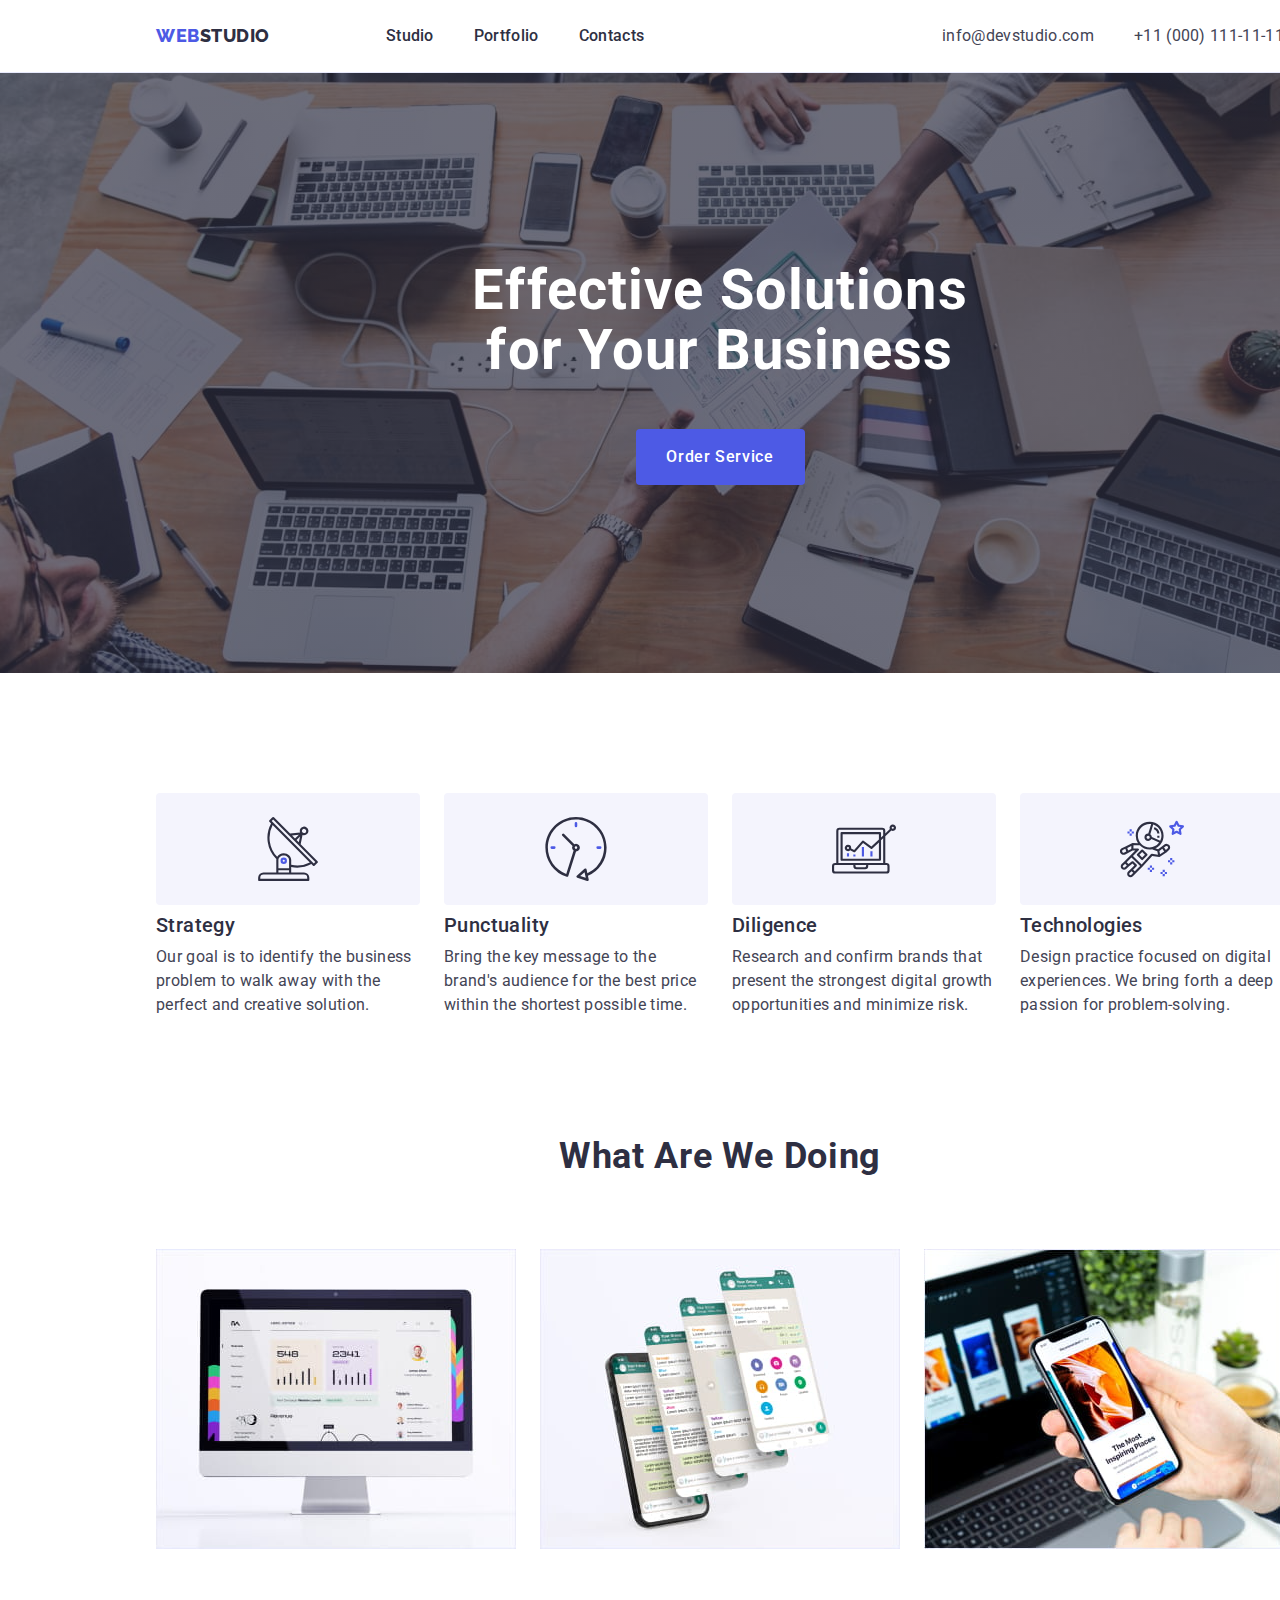
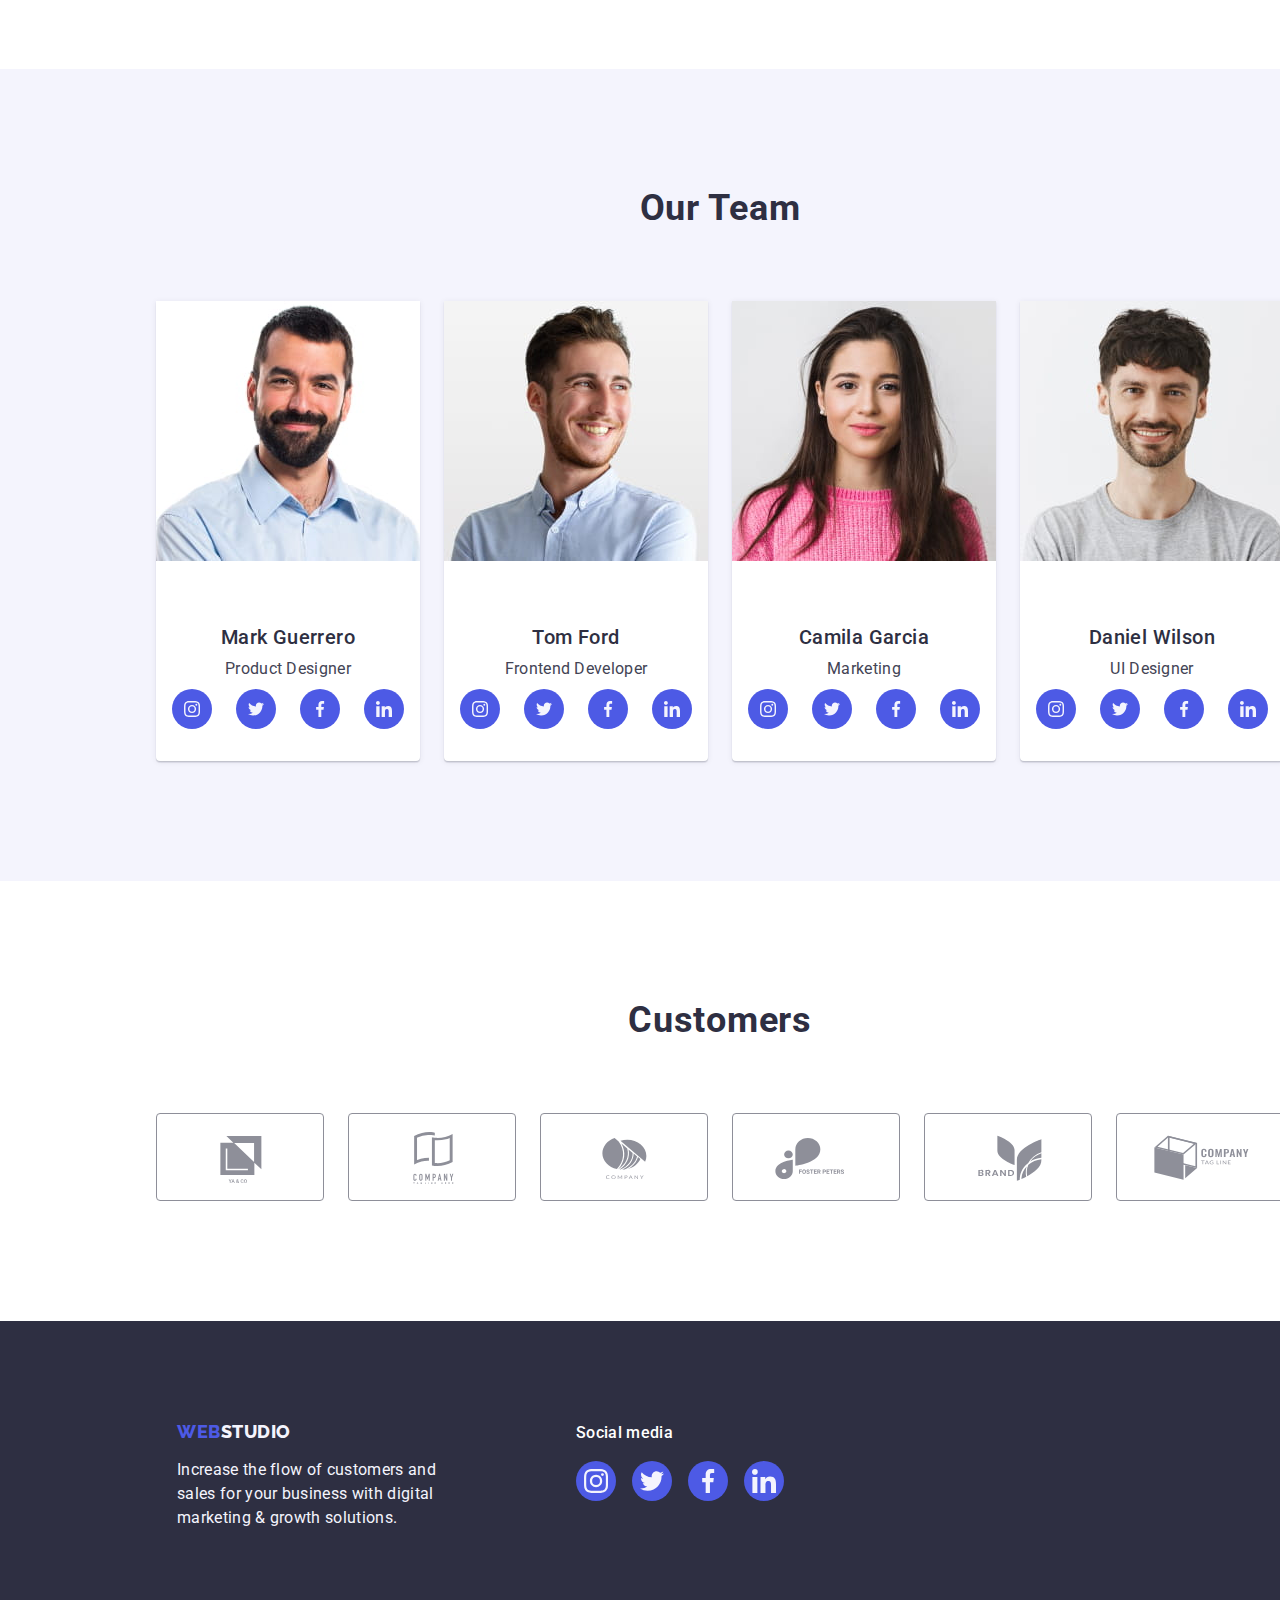
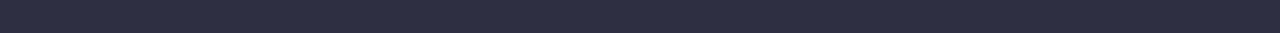
<file: index.html>
<!DOCTYPE html>
<html lang="en">
  <head>
    <meta charset="UTF-8" />
    <meta http-equiv="X-UA-Compatible" content="IE=edge" />
    <meta name="viewport" content="width=device-width, initial-scale=1.0" />
    <title>Document</title>
    <!-- Normalize -->
    <link
      rel="stylesheet"
      href="https://cdn.jsdelivr.net/npm/modern-normalize@1.1.0/modern-normalize.min.css"
    />
    <!-- Styles -->
    <link rel="stylesheet" href="./css/styles.css" />
    <link rel="preconnect" href="https://fonts.googleapis.com" />
    <link rel="preconnect" href="https://fonts.gstatic.com" crossorigin />
    <link
      href="https://fonts.googleapis.com/css2?family=Raleway:wght@800&family=Roboto:wght@400;500;700&display=swap"
      rel="stylesheet"
    />
  </head>
  <body>
    <!-- Header -->
    <header class="main-header-container">
      <div class="header-container container">
        <nav class="header-nav-links">
          <a href="./index.html" class="link logo main-page-logo"
            >Web<span class="logo-part">Studio</span></a
          >
          <ul class="list header-nav-links">
            <li>
              <a href="./index.html" class="link header-nav-item">Studio</a>
            </li>
            <li>
              <a href="./portfolio.html" class="link header-nav-item"
                >Portfolio</a
              >
            </li>
            <li><a href="" class="link header-nav-item">Contacts</a></li>
          </ul>
        </nav>
        <address class="nav-links-list">
          <ul class="list nav-link-section header-contact-links">
            <li>
              <a href="mailto:info@devstudio.com" class="link header-contact"
                >info@devstudio.com</a
              >
            </li>
            <li>
              <a href="tel:+110001111111" class="link header-contact"
                >+11 (000) 111-11-11</a
              >
            </li>
          </ul>
        </address>
      </div>
    </header>
    <!-- Hero -->
    <main>
      <section class="main-hero-section">
        <div class="container">
          <h1 class="main-hero-title">Effective Solutions for Your Business</h1>
          <button type="button" class="order-service-btn">Order Service</button>
        </div>
      </section>
      <!-- About us -->
      <section class="section about-us-section">
        <div class="container">
          <h2 hidden class="main-page-title">About us</h2>
          <ul class="list about-us">
            <li class="about-us-list-item">
              <div class="about-us-icon-box">
                <svg class="about-us-icon" width="64" height="64">
                  <use href="./images/icons.svg#antenna-1"></use>
                </svg>
              </div>
              <h3 class="about-us-title">Strategy</h3>
              <p class="about-us-descr">
                Our goal is to identify the business problem to walk away with
                the perfect and creative solution.
              </p>
            </li>
            <li class="about-us-list-item">
              <div class="about-us-icon-box">
                <svg class="about-us-icon" width="64" height="64">
                  <use href="./images/icons.svg#clock-1"></use>
                </svg>
              </div>
              <h3 class="about-us-title">Punctuality</h3>
              <p class="about-us-descr">
                Bring the key message to the brand's audience for the best price
                within the shortest possible time.
              </p>
            </li>
            <li class="about-us-list-item">
              <div class="about-us-icon-box">
                <svg class="about-us-icon" width="64" height="64">
                  <use href="./images/icons.svg#diagram-1"></use>
                </svg>
              </div>
              <h3 class="about-us-title">Diligence</h3>
              <p class="about-us-descr">
                Research and confirm brands that present the strongest digital
                growth opportunities and minimize risk.
              </p>
            </li>
            <li class="about-us-list-item">
              <div class="about-us-icon-box">
                <svg class="about-us-icon" width="64" height="64">
                  <use href="./images/icons.svg#astronaut-1"></use>
                </svg>
              </div>
              <h3 class="about-us-title">Technologies</h3>
              <p class="about-us-descr">
                Design practice focused on digital experiences. We bring forth a
                deep passion for problem-solving.
              </p>
            </li>
          </ul>
        </div>
      </section>
      <!-- What are we doing -->
      <section class="section what-are-we-doing-section">
        <div class="container">
          <h2 class="title">What are we doing</h2>
          <ul class="list what-are-we-doing-list">
            <li class="what-are-we-doing-item">
              <img
                src="./images/what-we-do/comp.jpg"
                alt="computer screen"
                width="360"
              />
            </li>
            <li class="what-are-we-doing-item">
              <img src="./images/what-we-do/tel.jpg" alt="phones" width="360" />
            </li>
            <li class="what-are-we-doing-item">
              <img
                src="./images/what-we-do/phone.jpg"
                alt="phone"
                width="360"
              />
            </li>
          </ul>
        </div>
      </section>
      <!-- Our Team -->
      <section class="card-set section">
        <div class="container">
          <h2 class="title team-title">Our Team</h2>
          <ul class="list team-list-cards">
            <li class="team-list-item card-set-item">
              <img
                src="./images/our-team/1.jpg"
                alt="man with beard"
                width="264"
              />
              <div class="team-name-item">
                <h3 class="team-member-name">Mark Guerrero</h3>
                <p class="team-members-descr">Product Designer</p>
                <ul class="socials list">
                  <li class="socials-item">
                    <a
                      class="socials-link link"
                      href=""
                      target="_blank"
                      rel="noopener noreferrer"
                      aria-label="Instagram icon"
                    >
                      <svg class="social-icon" width="16" height="16">
                        <use href="./images/icons.svg#instagram"></use>
                      </svg>
                    </a>
                  </li>
                  <li class="socials-item">
                    <a
                      class="socials-link link"
                      href=""
                      target="_blank"
                      rel="noopener noreferrer"
                      aria-label="Twitter icon"
                    >
                      <svg class="social-icon" width="16" height="16">
                        <use href="./images/icons.svg#twitter"></use>
                      </svg>
                    </a>
                  </li>
                  <li class="socials-item">
                    <a
                      class="socials-link link"
                      href=""
                      target="_blank"
                      rel="noopener noreferrer"
                      aria-label="Facebook icon"
                    >
                      <svg class="social-icon" width="16" height="16">
                        <use href="./images/icons.svg#facebook"></use>
                      </svg>
                    </a>
                  </li>
                  <li class="socials-item">
                    <a
                      class="socials-link link"
                      href=""
                      target="_blank"
                      rel="noopener noreferrer"
                      aria-label="Linkein icon"
                    >
                      <svg class="social-icon" width="16" height="16">
                        <use href="./images/icons.svg#linkedin"></use>
                      </svg>
                    </a>
                  </li>
                </ul>
              </div>
            </li>
            <li class="team-list-item card-set-item">
              <img
                src="./images/our-team/2.jpg"
                alt="smiling man"
                width="264"
              />
              <div class="team-name-item">
                <h3 class="team-member-name">Tom Ford</h3>
                <p class="team-members-descr">Frontend Developer</p>
                <ul class="socials list">
                  <li class="socials-item">
                    <a
                      class="socials-link link"
                      href=""
                      target="_blank"
                      rel="noopener noreferrer"
                      aria-label="Instagram icon"
                    >
                      <svg class="social-icon" width="16" height="16">
                        <use href="./images/icons.svg#instagram"></use>
                      </svg>
                    </a>
                  </li>
                  <li class="socials-item">
                    <a
                      class="socials-link link"
                      href=""
                      target="_blank"
                      rel="noopener noreferrer"
                      aria-label="Twitter icon"
                    >
                      <svg class="social-icon" width="16" height="16">
                        <use href="./images/icons.svg#twitter"></use>
                      </svg>
                    </a>
                  </li>
                  <li class="socials-item">
                    <a
                      class="socials-link link"
                      href=""
                      target="_blank"
                      rel="noopener noreferrer"
                      aria-label="Facebook icon"
                    >
                      <svg class="social-icon" width="16" height="16">
                        <use href="./images/icons.svg#facebook"></use>
                      </svg>
                    </a>
                  </li>
                  <li class="socials-item">
                    <a
                      class="socials-link link"
                      href=""
                      target="_blank"
                      rel="noopener noreferrer"
                      aria-label="Linkein icon"
                    >
                      <svg class="social-icon" width="16" height="16">
                        <use href="./images/icons.svg#linkedin"></use>
                      </svg>
                    </a>
                  </li>
                </ul>
              </div>
            </li>
            <li class="team-list-item card-set-item">
              <img
                src="./images/our-team/3.jpg"
                alt="dark haired woman"
                width="264"
              />
              <div class="team-name-item">
                <h3 class="team-member-name">Camila Garcia</h3>
                <p class="team-members-descr">Marketing</p>
                <ul class="socials list">
                  <li class="socials-item">
                    <a
                      class="socials-link link"
                      href=""
                      target="_blank"
                      rel="noopener noreferrer"
                      aria-label="Instagram icon"
                    >
                      <svg class="social-icon" width="16" height="16">
                        <use href="./images/icons.svg#instagram"></use>
                      </svg>
                    </a>
                  </li>
                  <li class="socials-item">
                    <a
                      class="socials-link link"
                      href=""
                      target="_blank"
                      rel="noopener noreferrer"
                      aria-label="Twitter icon"
                    >
                      <svg class="social-icon" width="16" height="16">
                        <use href="./images/icons.svg#twitter"></use>
                      </svg>
                    </a>
                  </li>
                  <li class="socials-item">
                    <a
                      class="socials-link link"
                      href=""
                      target="_blank"
                      rel="noopener noreferrer"
                      aria-label="Facebook icon"
                    >
                      <svg class="social-icon" width="16" height="16">
                        <use href="./images/icons.svg#facebook"></use>
                      </svg>
                    </a>
                  </li>
                  <li class="socials-item">
                    <a
                      class="socials-link link"
                      href=""
                      target="_blank"
                      rel="noopener noreferrer"
                      aria-label="Linkein icon"
                    >
                      <svg class="social-icon" width="16" height="16">
                        <use href="./images/icons.svg#linkedin"></use>
                      </svg>
                    </a>
                  </li>
                </ul>
              </div>
            </li>
            <li class="team-list-item card-set-item">
              <img
                src="./images/our-team/4.jpg"
                alt="smiling man with beard"
                width="264"
              />
              <div class="team-name-item">
                <h3 class="team-member-name">Daniel Wilson</h3>
                <p class="team-members-descr">UI Designer</p>
                <ul class="socials list">
                  <li class="socials-item">
                    <a
                      class="socials-link link"
                      href=""
                      target="_blank"
                      rel="noopener noreferrer"
                      aria-label="Instagram icon"
                    >
                      <svg class="social-icon" width="16" height="16">
                        <use href="./images/icons.svg#instagram"></use>
                      </svg>
                    </a>
                  </li>
                  <li class="socials-item">
                    <a
                      class="socials-link link"
                      href=""
                      target="_blank"
                      rel="noopener noreferrer"
                      aria-label="Twitter icon"
                    >
                      <svg class="social-icon" width="16" height="16">
                        <use href="./images/icons.svg#twitter"></use>
                      </svg>
                    </a>
                  </li>
                  <li class="socials-item">
                    <a
                      class="socials-link link"
                      href=""
                      target="_blank"
                      rel="noopener noreferrer"
                      aria-label="Facebook icon"
                    >
                      <svg class="social-icon" width="16" height="16">
                        <use href="./images/icons.svg#facebook"></use>
                      </svg>
                    </a>
                  </li>
                  <li class="socials-item">
                    <a
                      class="socials-link link"
                      href=""
                      target="_blank"
                      rel="noopener noreferrer"
                      aria-label="Linkein icon"
                    >
                      <svg class="social-icon" width="16" height="16">
                        <use href="./images/icons.svg#linkedin"></use>
                      </svg>
                    </a>
                  </li>
                </ul>
              </div>
            </li>
          </ul>
        </div>
      </section>
      <!-- Customers -->
        <section class="customers-icons-section">
          <div class="container">
            <h2 class="customers-main-logo">Customers</h2>
            <ul class="customers-items-list list">
              <li class="customers-list-item">
                <a
                  href=""
                  target="_blank"
                  rel="noopener noreferrer"
                  class="customers-link-item"
                >
                  <svg class="customers-icon-svg" width="104" height="56">
                    <use href="./images/icons.svg#logo"></use>
                  </svg>
                </a>
              </li>
              <li class="customers-list-item">
                <a
                  href=""
                  target="_blank"
                  rel="noopener noreferrer"
                  class="customers-link-item"
                  ><svg class="customers-icon-svg" width="104" height="56">
                    <use href="./images/icons.svg#logo-1"></use></svg
                ></a>
              </li>
              <li class="customers-list-item">
                <a
                  href=""
                  target="_blank"
                  rel="noopener noreferrer"
                  class="customers-link-item"
                  ><svg class="customers-icon-svg" width="104" height="56">
                    <use href="./images/icons.svg#logo-2"></use></svg
                ></a>
              </li>
              <li class="customers-list-item">
                <a
                  href=""
                  target="_blank"
                  rel="noopener noreferrer"
                  class="customers-link-item"
                  ><svg class="customers-icon-svg" width="104" height="56">
                    <use href="./images/icons.svg#logo-3"></use></svg
                ></a>
              </li>
              <li class="customers-list-item">
                <a
                  href=""
                  target="_blank"
                  rel="noopener noreferrer"
                  class="customers-link-item"
                  ><svg class="customers-icon-svg" width="104" height="56">
                    <use href="./images/icons.svg#logo-4"></use></svg
                ></a>
              </li>
              <li class="customers-list-item">
                <a
                  href=""
                  target="_blank"
                  rel="noopener noreferrer"
                  class="customers-link-item"
                  ><svg class="customers-icon-svg" width="104" height="56">
                    <use href="./images/icons.svg#logo-5"></use></svg
                ></a>
              </li>
            </ul>
          </div>
        </section>
    </main>
    <!-- Footer -->
    <footer class="footer">
      <div class="footer-items container">
        <div class="footer-left-part">
          <a href="./index.html" class="footer-logo link"
            >Web<span class="footer-logo-part">Studio</span></a
          >
          <p class="footer-descr">
            Increase the flow of customers and sales for your business with
            digital marketing & growth solutions.
          </p>
        </div>

        <div class="social-media-container container">
          <p class="social-media">Social media</p>
          <ul class="footer-socials list">
            <li class="socials-footer-item">
              <a
                class="footer-socials-link socials-link link"
                href=""
                target="_blank"
                rel="noopener noreferrer"
                aria-label="Instagram icon"
              >
                <svg class="social-footer-icon" width="24" height="24">
                  <use href="./images/icons.svg#instagram"></use>
                </svg>
              </a>
            </li>
            <li class="socials-footer-item">
              <a
                class="footer-socials-link socials-link link"
                href=""
                target="_blank"
                rel="noopener noreferrer"
                aria-label="Twitter icon"
              >
                <svg class="social-footer-icon" width="24" height="24">
                  <use href="./images/icons.svg#twitter"></use>
                </svg>
              </a>
            </li>
            <li class="socials-footer-item">
              <a
                class="footer-socials-link socials-link link"
                href=""
                target="_blank"
                rel="noopener noreferrer"
                aria-label="Facebook icon"
              >
                <svg class="social-footer-icon" width="24" height="24">
                  <use href="./images/icons.svg#facebook"></use>
                </svg>
              </a>
            </li>
            <li class="socials-footer-item">
              <a
                class="footer-socials-link socials-link link"
                href=""
                target="_blank"
                rel="noopener noreferrer"
                aria-label="Linkein icon"
              >
                <svg class="social-footer-icon" width="24" height="24">
                  <use href="./images/icons.svg#linkedin"></use>
                </svg>
              </a>
            </li>
          </ul>
        </div>
      </div>
    </footer>
  </body>
</html>
</file>
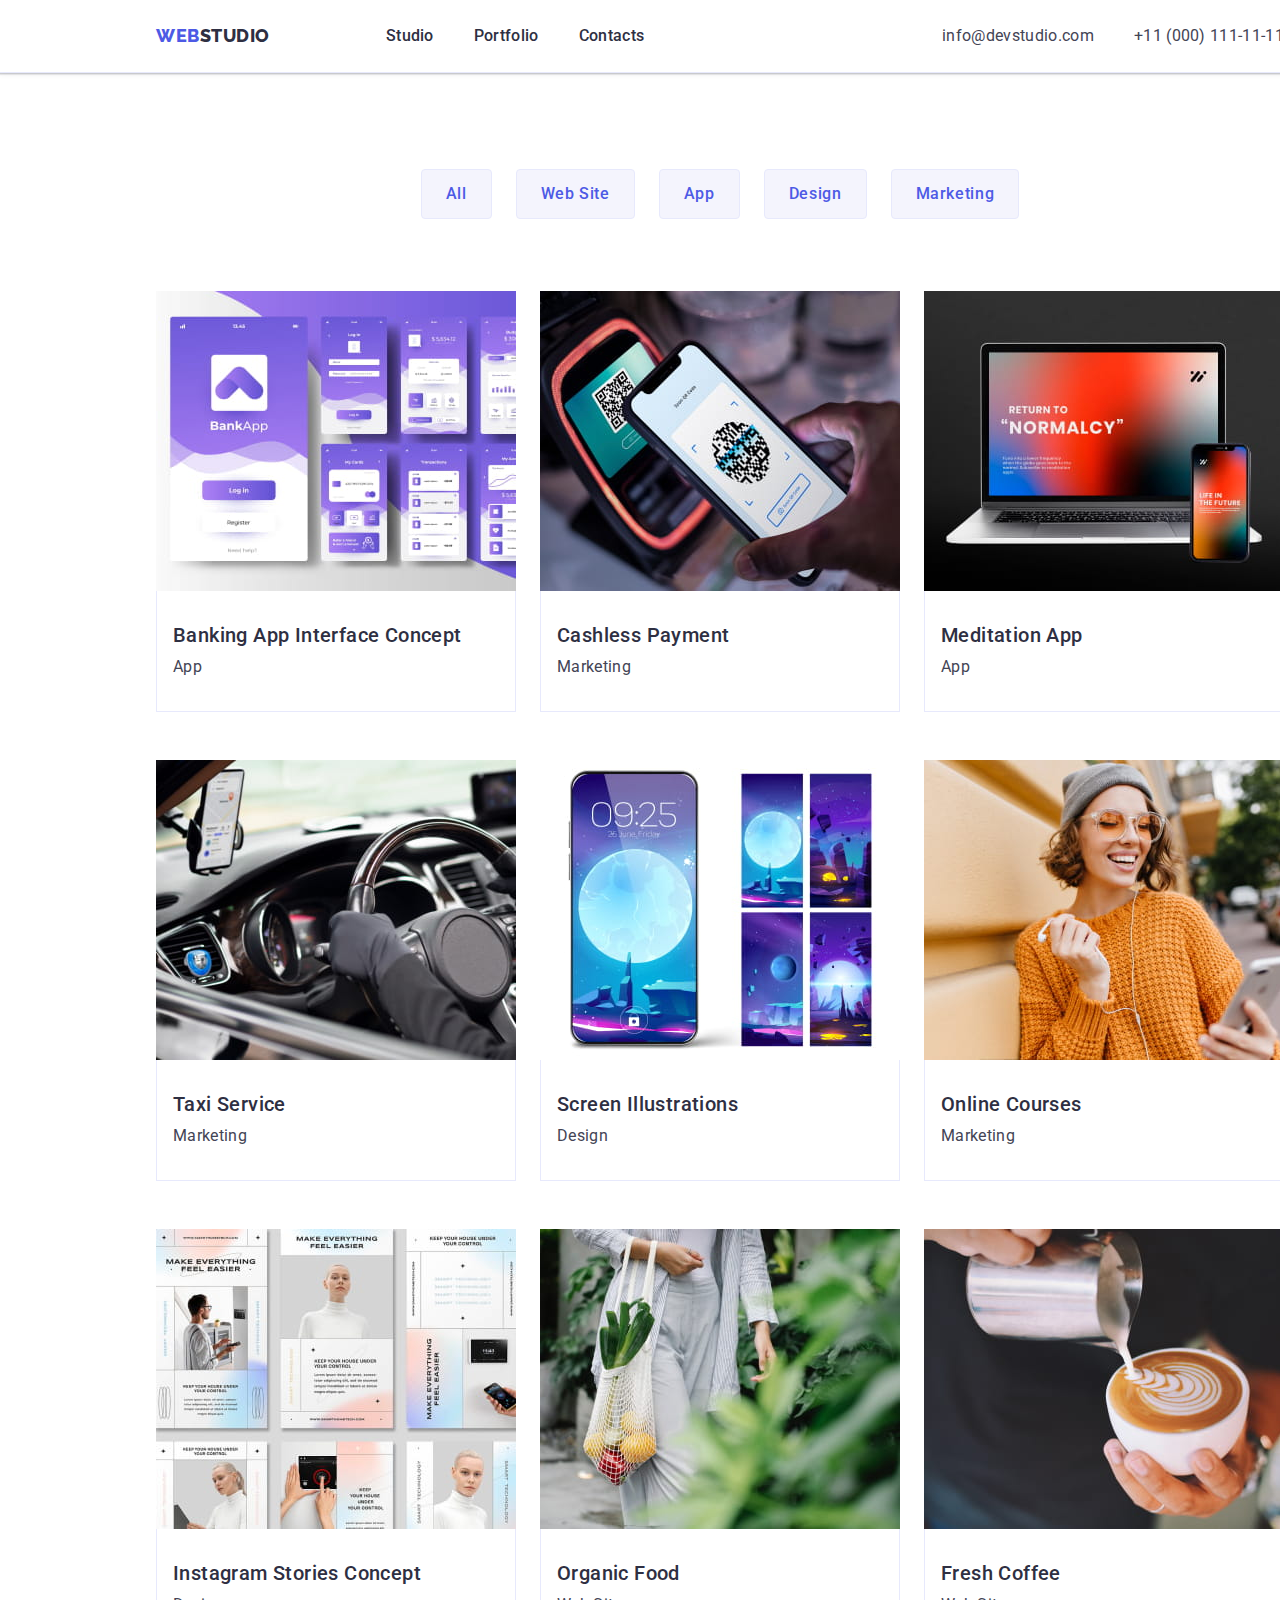
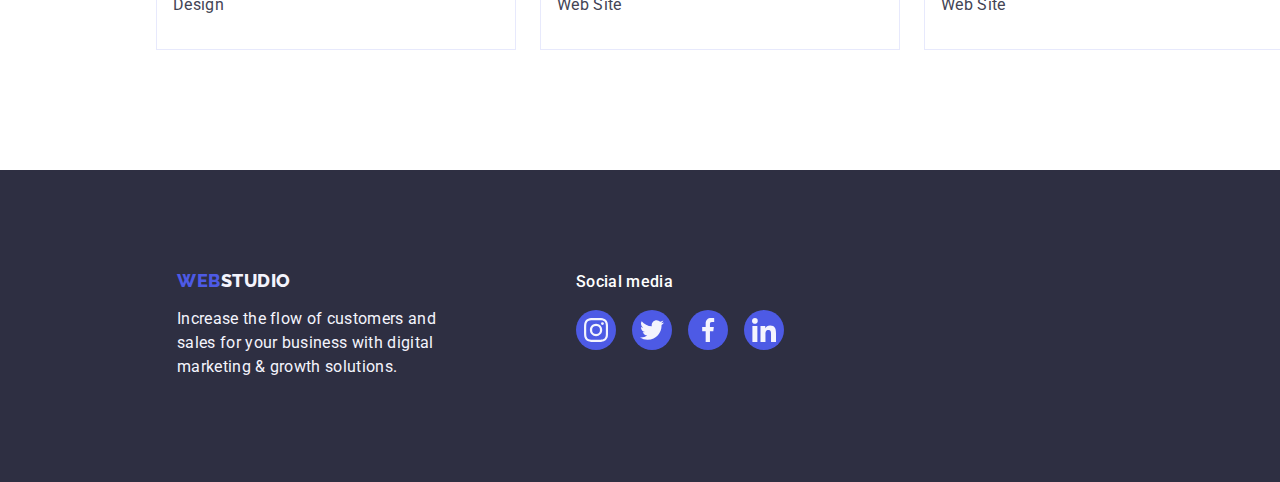
<file: portfolio.html>
<!DOCTYPE html>
<html lang="en">
  <head>
    <meta charset="UTF-8" />
    <meta http-equiv="X-UA-Compatible" content="IE=edge" />
    <meta name="viewport" content="width=device-width, initial-scale=1.0" />
    <title>Document</title>
    <!-- Normalize -->
    <link
      rel="stylesheet"
      href="https://cdn.jsdelivr.net/npm/modern-normalize@1.1.0/modern-normalize.min.css"
    />
    <!-- Styles -->
    <link rel="stylesheet" href="./css/styles.css" />
    <link rel="preconnect" href="https://fonts.googleapis.com" />
    <link rel="preconnect" href="https://fonts.gstatic.com" crossorigin />
    <link
      href="https://fonts.googleapis.com/css2?family=Raleway:wght@800&family=Roboto:wght@400;500;700&display=swap"
      rel="stylesheet"
    />
  </head>
  <body>
    <!-- Header -->
    <header class="main-header-container">
      <div class="header-container container">
        <nav class="header-nav-links">
          <a href="./index.html" class="link logo main-page-logo"
            >Web<span class="logo-part">Studio</span></a
          >
          <ul class="list header-nav-links">
            <li>
              <a href="./index.html" class="link header-nav-item">Studio</a>
            </li>
            <li>
              <a href="./portfolio.html" class="link header-nav-item"
                >Portfolio</a
              >
            </li>
            <li><a href="" class="link header-nav-item">Contacts</a></li>
          </ul>
        </nav>
        <address class="nav-links-list">
          <ul class="list nav-link-section header-contact-links">
            <li>
              <a href="mailto:info@devstudio.com" class="link header-contact"
                >info@devstudio.com</a
              >
            </li>
            <li>
              <a href="tel:+110001111111" class="link header-contact"
                >+11 (000) 111-11-11</a
              >
            </li>
          </ul>
        </address>
      </div>
    </header>
    <main>
      <section class="main-page-section">
        <!-- Portfolio -->
        <div class="container">
          <h1 hidden>Portfolio</h1>
          <ul class="page-nav-button-section">
            <li class="list">
              <button type="button" class="page-nav-button">All</button>
            </li>
            <li class="list">
              <button type="button" class="page-nav-button">Web Site</button>
            </li>
            <li class="list">
              <button type="button" class="page-nav-button">App</button>
            </li>
            <li class="list">
              <button type="button" class="page-nav-button">Design</button>
            </li>
            <li class="list">
              <button type="button" class="page-nav-button">Marketing</button>
            </li>
          </ul>
          <!-- Images -->
          <ul class="list portfolio-section-list">
            <li class="portfilio-card-item">
              <a href="" class="link portfolio-links"
                ><img
                  src="./images/portfolio/img1.jpg"
                  alt="banking App Interface"
                  width="360"
                />
                <div class="app-name-item">
                  <h2 class="list-item-name">Banking App Interface Concept</h2>
                  <p class="list-item-descr">App</p>
                </div>
              </a>
            </li>
            <li class="portfilio-card-item">
              <a href="" class="link portfolio-links"
                ><img
                  src="./images/portfolio/img2.jpg"
                  alt="cashless payment"
                  width="360"
                />
                <div class="app-name-item">
                  <h2 class="list-item-name">Cashless Payment</h2>
                  <p class="list-item-descr">Marketing</p>
                </div>
              </a>
            </li>
            <li class="portfilio-card-item">
              <a href="" class="link portfolio-links"
                ><img
                  src="./images/portfolio/img3.jpg"
                  alt="computer screen"
                  width="360"
                />
                <div class="app-name-item">
                  <h2 class="list-item-name">Meditation App</h2>
                  <p class="list-item-descr">App</p>
                </div></a
              >
            </li>
            <li class="portfilio-card-item">
              <a href="" class="link portfolio-links"
                ><img
                  src="./images/portfolio/img4.jpg"
                  alt="taxi"
                  width="360"
                />
                <div class="app-name-item">
                  <h2 class="list-item-name">Taxi Service</h2>
                  <p class="list-item-descr">Marketing</p>
                </div></a
              >
            </li>
            <li class="portfilio-card-item">
              <a href="" class="link portfolio-links">
                <img
                  src="./images/portfolio/img5.jpg"
                  alt="screen illustrations"
                  width="360"
                />
                <div class="app-name-item">
                  <h2 class="list-item-name">Screen Illustrations</h2>
                  <p class="list-item-descr">Design</p>
                </div></a
              >
            </li>
            <li class="portfilio-card-item">
              <a href="" class="link portfolio-links"
                ><img
                  src="./images/portfolio/img6.jpg"
                  alt="women"
                  width="360"
                />
                <div class="app-name-item">
                  <h2 class="list-item-name">Online Courses</h2>
                  <p class="list-item-descr">Marketing</p>
                </div></a
              >
            </li>
            <li class="portfilio-card-item">
              <a href="" class="link portfolio-links"
                ><img
                  src="./images/portfolio/img7.jpg"
                  alt="instagram stories"
                  width="360"
                />
                <div class="app-name-item">
                  <h2 class="list-item-name">Instagram Stories Concept</h2>
                  <p class="list-item-descr">Design</p>
                </div></a
              >
            </li>
            <li class="portfilio-card-item">
              <a href="" class="link portfolio-links"
                ><img
                  src="./images/portfolio/img8.jpg"
                  alt="bag with fruits"
                  width="360"
                />
                <div class="app-name-item">
                  <h2 class="list-item-name">Organic Food</h2>
                  <p class="list-item-descr">Web Site</p>
                </div></a
              >
            </li>
            <li class="portfilio-card-item">
              <a href="" class="link portfolio-links"
                ><img
                  src="./images/portfolio/img9.jpg"
                  alt="coffee"
                  width="360"
                />
                <div class="app-name-item">
                  <h2 class="list-item-name">Fresh Coffee</h2>
                  <p class="list-item-descr">Web Site</p>
                </div></a
              >
            </li>
          </ul>
        </div>
      </section>
    </main>
    <!-- Footer -->
    <footer class="footer">
      <div class="footer-items container">
        <div class="footer-left-part">
          <a href="./index.html" class="footer-logo link"
            >Web<span class="footer-logo-part">Studio</span></a
          >
          <p class="footer-descr">
            Increase the flow of customers and sales for your business with
            digital marketing & growth solutions.
          </p>
        </div>

        <div class="social-media-container container">
          <p class="social-media">Social media</p>
          <ul class="footer-socials list">
            <li class="socials-footer-item">
              <a
                class="footer-socials-link socials-link link"
                href=""
                target="_blank"
                rel="noopener noreferrer"
                aria-label="Instagram icon"
              >
                <svg class="social-footer-icon" width="24" height="24">
                  <use href="./images/icons.svg#instagram"></use>
                </svg>
              </a>
            </li>
            <li class="socials-footer-item">
              <a
                class="footer-socials-link socials-link link"
                href=""
                target="_blank"
                rel="noopener noreferrer"
                aria-label="Twitter icon"
              >
                <svg class="social-footer-icon" width="24" height="24">
                  <use href="./images/icons.svg#twitter"></use>
                </svg>
              </a>
            </li>
            <li class="socials-footer-item">
              <a
                class="footer-socials-link socials-link link"
                href=""
                target="_blank"
                rel="noopener noreferrer"
                aria-label="Facebook icon"
              >
                <svg class="social-footer-icon" width="24" height="24">
                  <use href="./images/icons.svg#facebook"></use>
                </svg>
              </a>
            </li>
            <li class="socials-footer-item">
              <a
                class="footer-socials-link socials-link link"
                href=""
                target="_blank"
                rel="noopener noreferrer"
                aria-label="Linkein icon"
              >
                <svg class="social-footer-icon" width="24" height="24">
                  <use href="./images/icons.svg#linkedin"></use>
                </svg>
              </a>
            </li>
          </ul>
        </div>
      </div>
    </footer>
  </body>
</html>
</file>
<file: css/styles.css>
*,
*::before,
*::after {
  box-sizing: border-box;
}

:root {
  /* Fonts */
  --primary-font: "Roboto", sans-serif;
  --secondary-font: "Raleway", sans-serif;

  /* Color */
  --main-text-color: #2e2f42;
  --light-color: #434455;
  --white-color: #ffffff;
  --secondary-text-color: #f4f4fd;
  --icons-color: #8e8f99;

  --bg-dark-color: #2e2f42;
  --bg-light-color: #f4f4fd;

  --accent-color: #4d5ae5;

  --hover-focus-color: #404bbf;

  --portfolio-btn-color: #e7e9fc;
  /* Other */
  --indent: 24px;
  --items: 4;
}

body {
  color: var(--light-color);
  font-family: var(--primary-font);
  background-color: var(--white-color);
  width: 1440px;
}
/* Reset start */
ul {
  margin: 0;
  padding: 0;
}

h1,
h2,
h3,
h4,
h5,
h6,
p {
  margin: 0;
}
img {
  display: block;
}
a {
  text-decoration: none;
}
button {
  cursor: pointer;
}

.list {
  list-style: none;
  padding: 0;
  margin: 0;
}

.link {
  color: inherit;
  text-decoration: none;
}

.link:hover {
  color: var(--hover-focus-color);
}

.link:focus {
  color: var(--hover-focus-color);
}

.container {
  width: 1158px;
  margin: 0 auto;
  padding: 0 15px;
}

/* Header */
.main-page-logo {
  font-family: var(--secondary-font);
  font-style: normal;
  font-weight: 800;
  font-size: 18px;
  line-height: 1.17;
  letter-spacing: 0.03em;
  margin-right: 76px;
  text-transform: uppercase;
  color: var(--accent-color);
}
.logo-part {
  color: var(--main-text-color);
}

.nav-links-list {
  font-style: normal;
  margin-left: auto;
}
.header-contact-links {
  display: flex;
  gap: 40px;
}

.header-container {
  display: flex;
  align-items: center;
  height: 72px;
}
.main-header-container {
  border-bottom: 1px solid #e7e9fc;
  box-shadow: 0px 2px 1px rgba(46, 47, 66, 0.08),
    0px 1px 1px rgba(46, 47, 66, 0.16), 0px 1px 6px rgba(46, 47, 66, 0.08);
}

.header-nav-item {
  font-family: var(--primary-font);
  font-style: normal;
  font-weight: 500;
  font-size: 16px;
  line-height: 1.5;
  letter-spacing: 0.02em;
  color: var(--main-text-color);
  padding: 24px 0;
}

.header-contact {
  font-family: var(--primary-font);
  font-style: normal;
  font-weight: 400;
  font-size: 16px;
  line-height: 1.5;
  letter-spacing: 0.02em;
  color: var(--light-color);
  padding: 24px 0;
}

.header-nav-links {
  display: flex;
  align-items: center;
  gap: 40px;
}

/* Hero */
.main-hero-section {
  background-color: var(--bg-dark-color);
  max-width: 1440px;
  height: 600px;
  padding: 188px 0;
  background-image: linear-gradient(
      rgba(46, 47, 66, 0.7),
      rgba(46, 47, 66, 0.7)
    ),
    url(../images/people-office.jpg);
  background-repeat: no-repeat;
  background-position: center;
  background-size: cover;
}

.main-hero-title {
  font-weight: 700;
  font-size: 56px;
  max-width: 496px;
  line-height: 1.07;
  letter-spacing: 0.02em;
  color: var(--white-color);
  text-align: center;
  margin-left: auto;
  margin-right: auto;
  margin-bottom: 48px;
}

.order-service-btn {
  min-width: 169px;
  height: 56px;
  background-color: var(--accent-color);
  border: none;
  border-radius: 4px;
  color: var(--white-color);
  font-family: var(--primary-font);
  font-style: normal;
  font-weight: 500;
  font-size: 16px;
  line-height: 1.5;
  letter-spacing: 0.04em;
  display: block;
  cursor: pointer;
  margin: auto;
}

.btn:hover {
  background-color: var(--hover-focus-color);
}

.btn:focus {
  background-color: var(--hover-focus-color);
}
/* About us */
.about-us-icon {
}
.about-us-icon-box {
  display: flex;
  align-items: center;
  justify-content: center;
  width: 264px;
  height: 112px;
  background: var(--bg-light-color);
  border-radius: 4px;
  padding: 24px 100px;
  margin-bottom: 8px;
}
.about-us {
  display: flex;
  gap: 24px;
  width: 1128px;
  padding: 0 auto;
}

.about-us-title {
  font-weight: 500;
  font-size: 20px;
  line-height: 1.2;
  letter-spacing: 0.02em;
  color: var(--main-text-color);
  margin-bottom: 8px;
}
.about-us-descr {
  font-weight: 400;
  font-size: 16px;
  line-height: 1.5;
  letter-spacing: 0.02em;
  color: var(--light-color);
}
.about-us-section {
  padding: 120px 0;
}

.about-us-list-item {
  width: calc((100% - 72px) / 4);
}

/* What are we doing */
.what-are-we-doing-section {
  padding-bottom: 120px;
}
.title {
  font-weight: 700;
  font-size: 36px;
  line-height: 1.11;
  letter-spacing: 0.02em;
  text-align: center;
  text-transform: capitalize;
  color: var(--main-text-color);
  margin-bottom: 72px;
}

.what-are-we-doing-list {
  display: flex;
  gap: 24px;
}
.what-are-we-doing-item {
  width: calc((100% - 48px) / 3);
}

/* Our Team */

.card-set {
  display: flex;
  flex-wrap: wrap;
  gap: var(--indent);
  background-color: var(--bg-light-color);
  padding: 120px 0;
}

.card-set-item {
  flex-basis: calc((100% - var(--indent) * (var(--items) -1)) / var(--items));
}

.team-list-item {
  background-color: var(--white-color);
  width: 264px;
  text-align: center;
  box-shadow: 0px 1px 6px rgba(46, 47, 66, 0.08),
    0px 1px 1px rgba(46, 47, 66, 0.16), 0px 2px 1px rgba(46, 47, 66, 0.08);
  border-radius: 0px 0px 4px 4px;
}

.team-list-cards {
  display: flex;
  gap: 24px;
}

.team-name-item {
  padding: 32px 0;
}

.team-member-name {
  font-weight: 500;
  font-size: 20px;
  line-height: 1.2;
  letter-spacing: 0.02em;
  color: var(--main-text-color);
  margin-bottom: 8px;
  margin-top: 32px;
  text-align: center;
}

.team-members-descr {
  font-weight: 400;
  font-size: 16px;
  line-height: 1.5;
  letter-spacing: 0.02em;
  color: var(--light-color);
  margin-bottom: 8px;
  text-align: center;
}

.socials {
  display: flex;
  justify-content: center;
  align-items: center;
  gap: 24px;
}
.socials-item {
}

.socials-link {
  display: flex;
  align-items: center;
  justify-content: center;
  width: 40px;
  height: 40px;
  border-radius: 50%;
  fill: var(--white-color);
  background-color: var(--accent-color);
}

.socials-link:hover,
.socials-link:focus {
  background-color: #404bbf;
}

.social-icon {
  fill: var(--bg-light-color);
}
/* Customers */

.customers-main-logo {
  font-weight: 700;
  font-size: 36px;
  line-height: 1.1;
  letter-spacing: 0.02em;
  text-transform: capitalize;
  text-align: center;
  margin-bottom: 72px;
  color: var(--main-text-color);
}

.customers-items-list {
  display: flex;
  justify-content: center;
  gap: 24px;
}

.customers-list-item {
  gap: 24px;
  width: calc((100% - 120px) / 6);
  height: 88px;
  border-radius: 4px;
  
}

.customers-icons-section {
  padding-top: 120px;
  padding-bottom: 120px;
  border-color: var(--hover-focus-color);
}
.customers-icon-svg {
  fill: currentColor;
}

.customers-link-item {
  display: flex;
  justify-content: center;
  align-items: center;
  width: 100%;
  height: 100%;
  border: 1px solid var(--icons-color);
  color: var(--icons-color);
  border-radius: 4px;
}

.customers-link-item:hover,
.customers-link-item:focus {
  border-color:var(--hover-focus-color);
  color: var(--hover-focus-color);
}
/* Footer */
.footer-left-part{
  margin-right: 120px;
}
.footer {
  display: flex;
  background-color: var(--bg-dark-color);
  font-family: var(--secondary-font);
  height: 312px;
  padding: 100px 0;
}

.footer-descr {
  font-weight: 400;
  font-size: 16px;
  line-height: 1.5;
  letter-spacing: 0.02em;
  color: var(--secondary-text-color);
  font-family: var(--primary-font);
  width: 264px;
}

.footer-logo {
  font-style: normal;
  font-weight: 800;
  font-size: 18px;
  line-height: 1.17;
  letter-spacing: 0.03em;
  color: var(--accent-color);
  text-transform: uppercase;
  display: inline-block;
  margin-bottom: 16px;
}
.footer-logo-part {
  color: var(--secondary-text-color);
}

.social-media {
  font-family: "Roboto";
  font-weight: 500;
  font-size: 16px;
  line-height: 1.5;
  letter-spacing: 0.02em;
  color: #ffffff;
  margin-bottom: 16px;
}

.footer-items {
  display: flex;
  align-items: baseline;
  margin-right: 120px;
}
.social-footer-icon {
  fill: var(--bg-light-color);
}

.footer-socials {
  display: flex;
  gap: 16px;
}

.footer-socials-link:hover,
.footer-socials-link:focus {
  background-color: #31d0aa;
}

/* PORTFOLIO */

.main-page-section {
  padding: 96px 0 120px;
}

/* Button */

.page-nav-button {
  padding: 12px 24px;
  background-color: var(--secondary-text-color);
  font-family: var(--primary-font);
  font-style: normal;
  font-weight: 500;
  font-size: 16px;
  line-height: 1.5;
  letter-spacing: 0.04em;
  color: var(--accent-color);
  padding: 12px 24px;
  border: 1px solid var(--portfolio-btn-color);
  border-radius: 4px;
  cursor: pointer;
}

.page-nav-button:hover,
.page-nav-button:focus {
  box-shadow: 0px 3px 1px rgba(0, 0, 0, 0.1), 0px 2px 1px rgba(0, 0, 0, 0.08),
    0px 2px 2px rgba(0, 0, 0, 0.12);
}

.page-nav-button-section {
  display: flex;
  flex-direction: row;
  justify-content: center;
  align-items: center;
  gap: 24px;
  margin-bottom: 72px;
}
.page-nav-button:hover {
  color: var(--white-color);
  background-color: var(--hover-focus-color);
  border: 1px solid transparent;
}

.page-nav-button:focus {
  color: var(--white-color);
  background-color: var(--hover-focus-color);
  border: 1px solid transparent;
}
/* Portfolio list */

.portfolio-links:hover,
.portfolio-links:focus {
  box-shadow: 0px 1px 6px rgba(46, 47, 66, 0.08),
    0px 1px 1px rgba(46, 47, 66, 0.16), 0px 2px 1px rgba(46, 47, 66, 0.08);
}

.portfolio-links{
display: block;
}

.list-item-name {
  font-weight: 500;
  font-size: 20px;
  line-height: 1.2;
  letter-spacing: 0.02em;
  color: var(--main-text-color);
  margin-bottom: 8px;
}
.list-item-descr {
  font-size: 16px;
  line-height: 1.5;
  letter-spacing: 0.02em;
  color: var(--light-color);
}

.hidden {
  position: absolute;
  width: 1px;
  height: 1px;
  margin: -1px;
  border: 0;
  padding: 0;
  white-space: nowrap;
  clip-path: inset(100%);
  clip: rect(0 0 0 0);
  overflow: hidden;
}

.portfolio-section-list {
  display: flex;
  flex-wrap: wrap;
  gap: 24px;
  row-gap: 48px;
  justify-content: center;
}

.portfilio-card-item {
  width: calc((100% - 48px) / 3);
}

.app-name-item {
  padding: 32px 16px;
  border: 1px solid var(--portfolio-btn-color);
  border-top: none;
}
</file>
